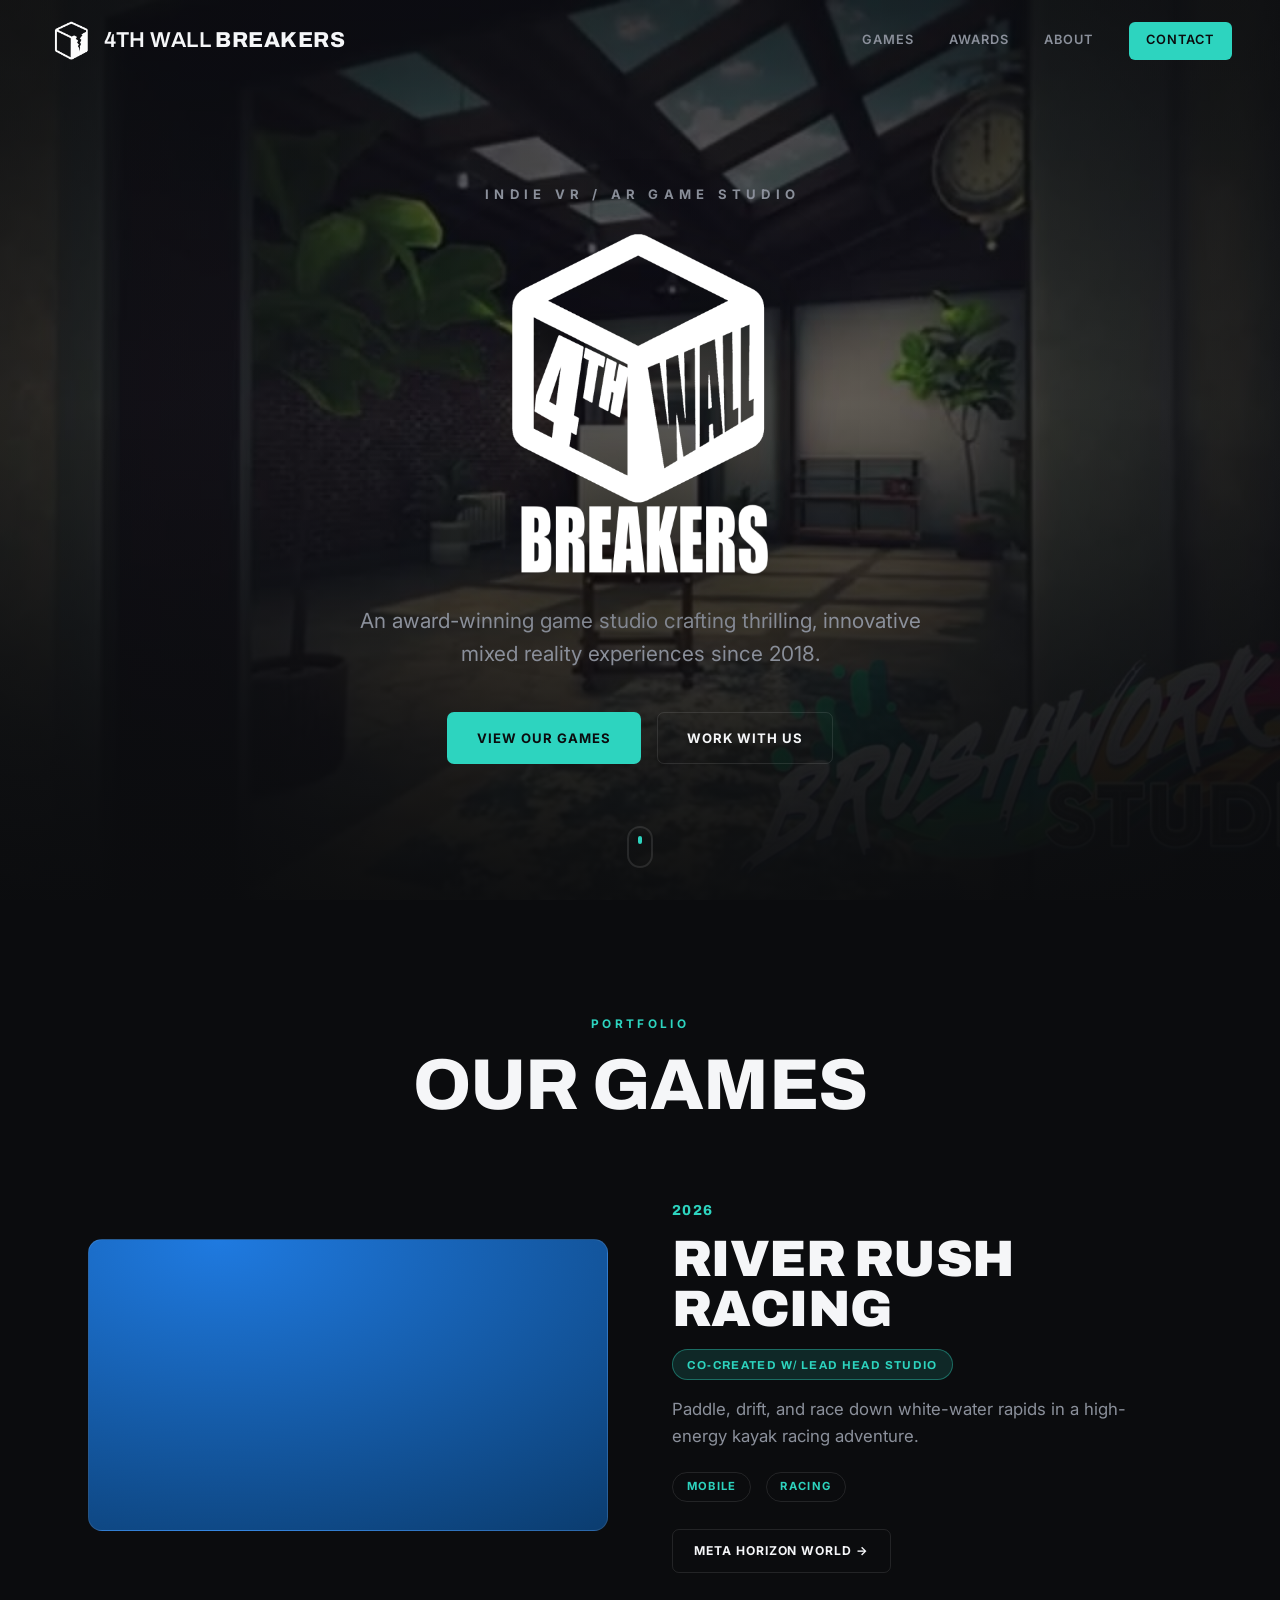
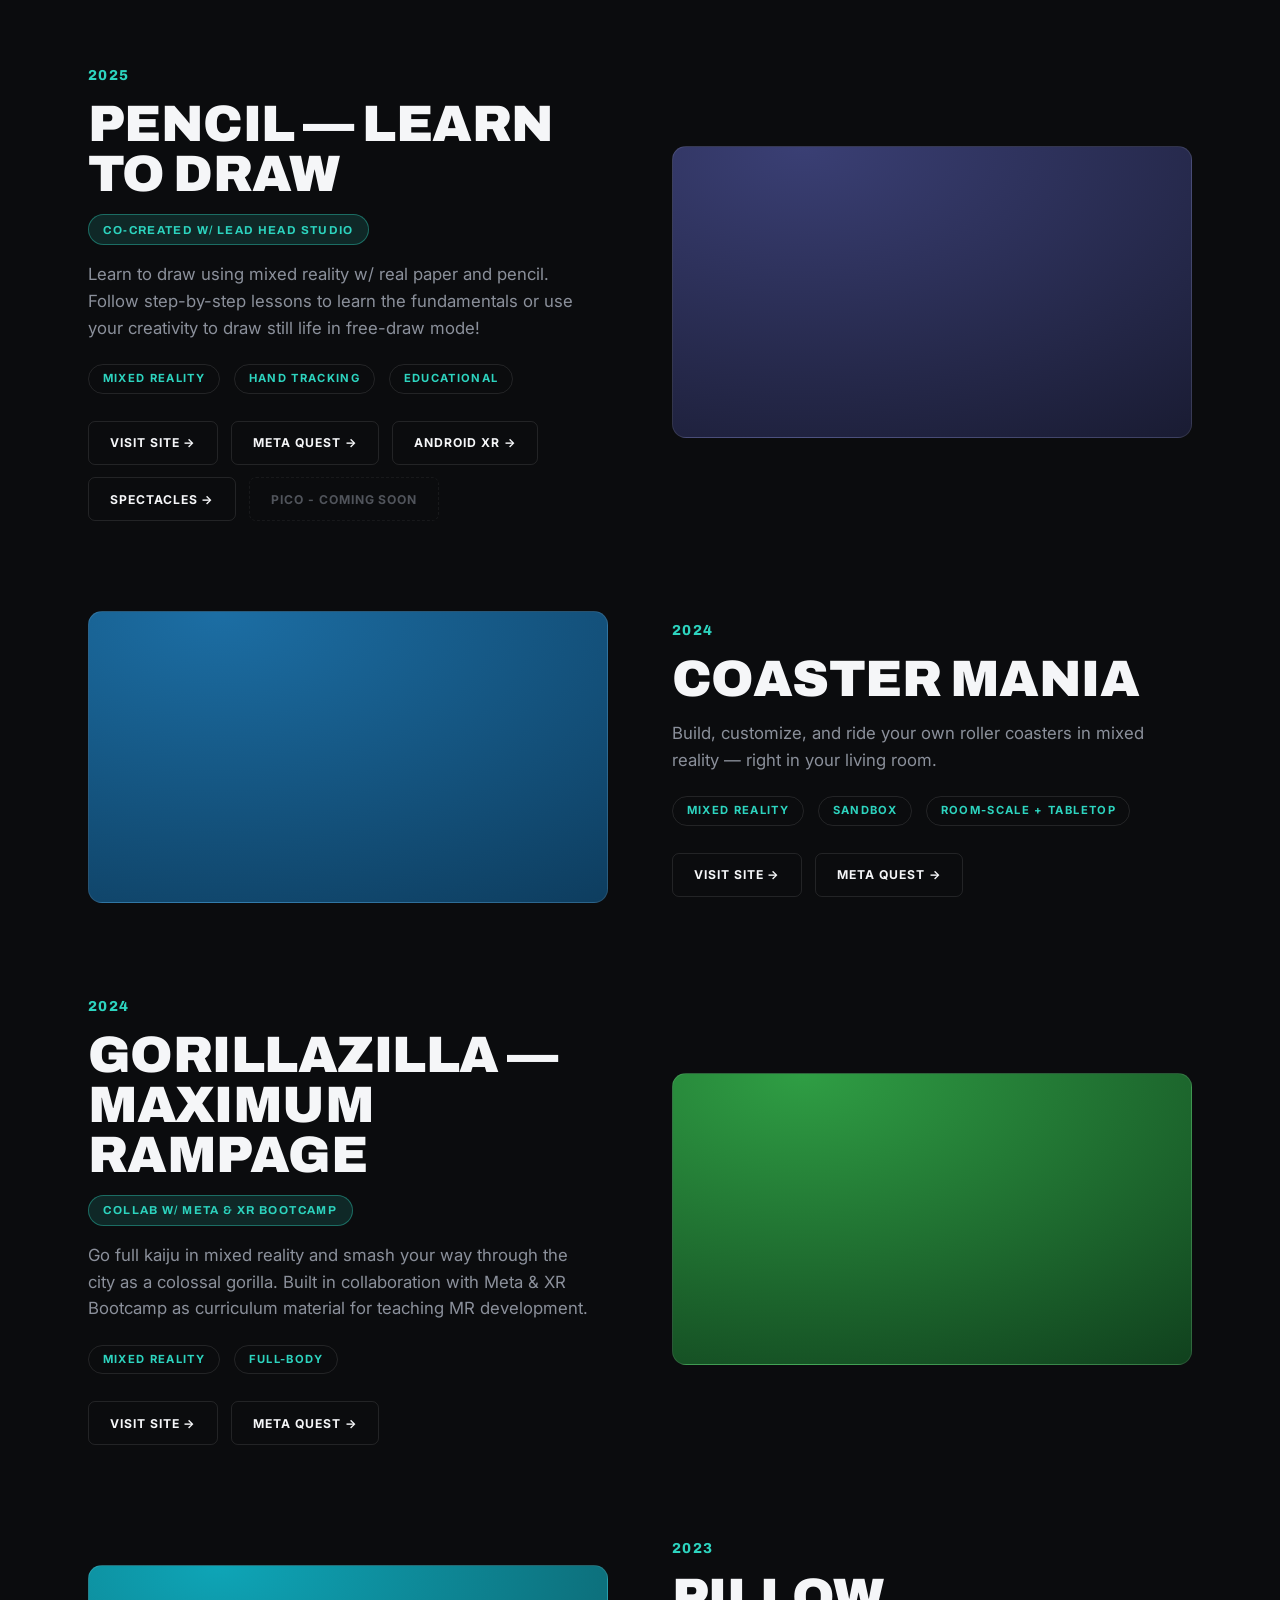
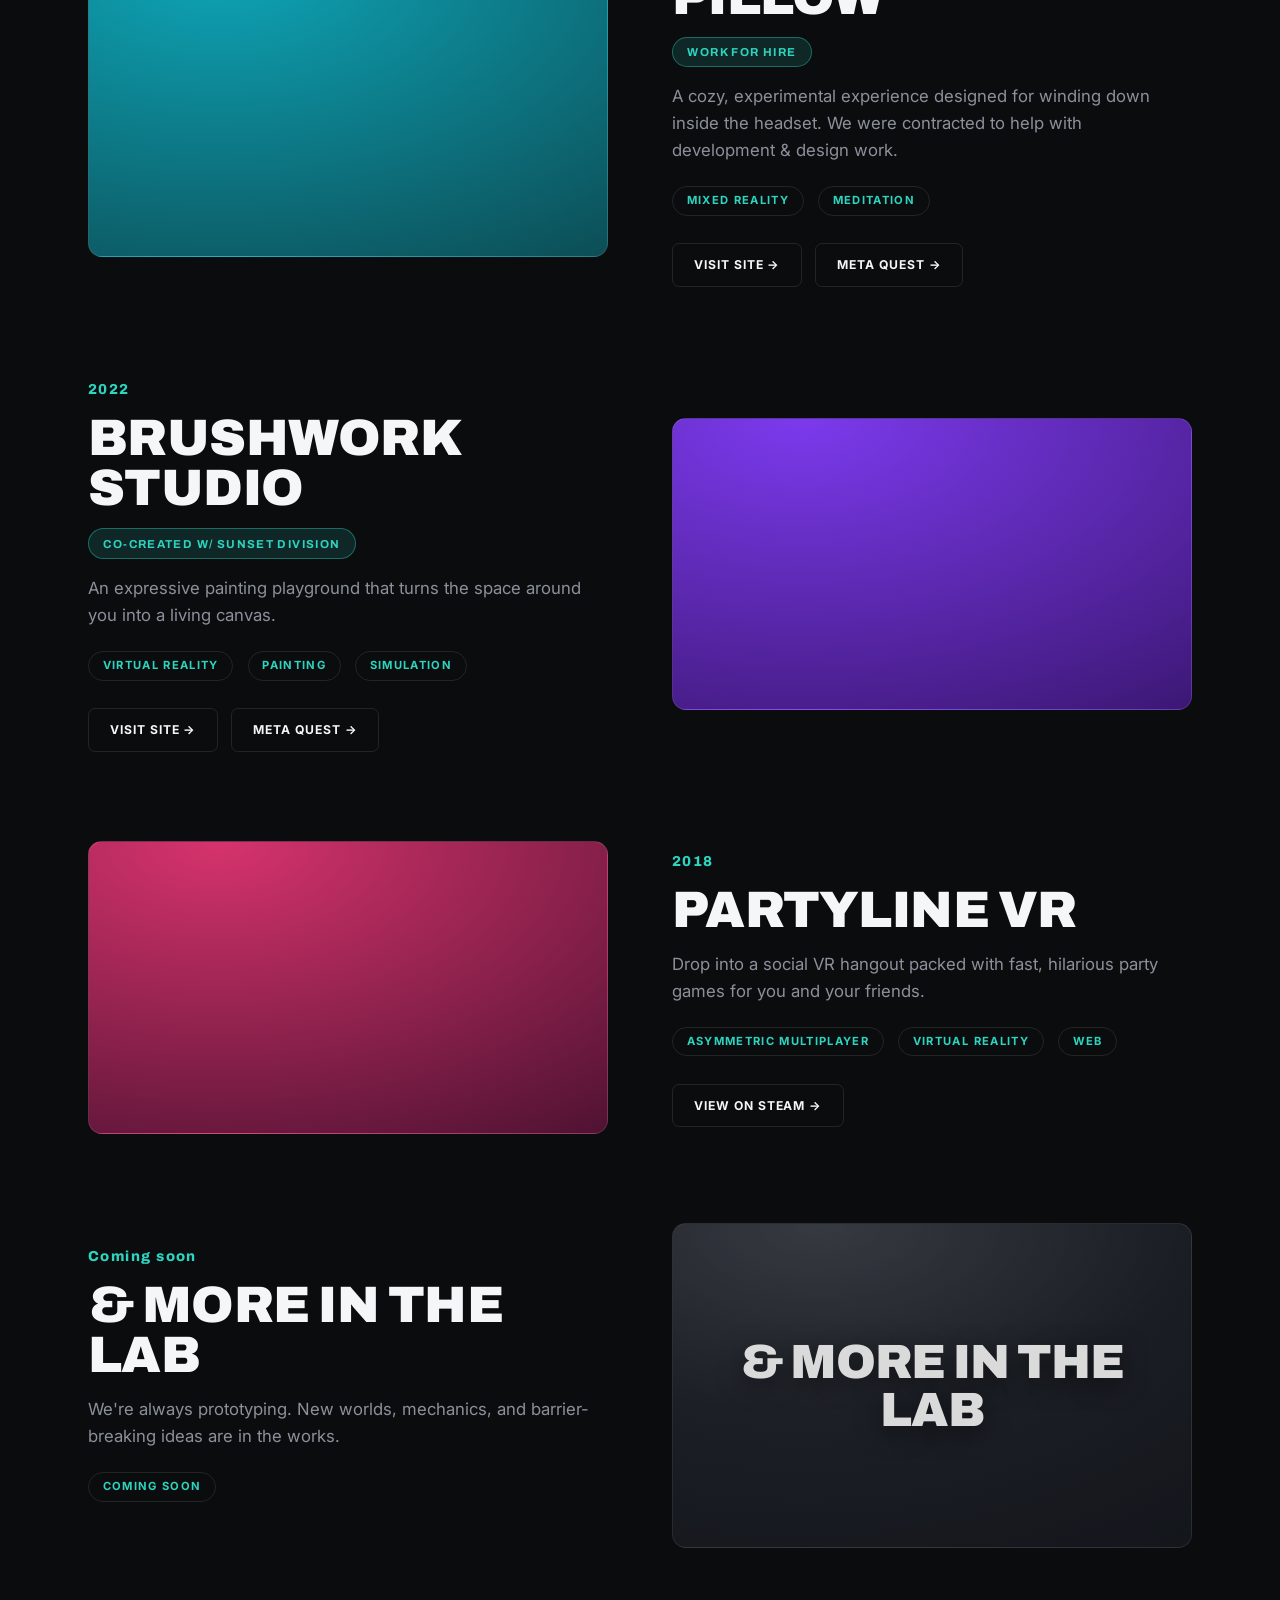
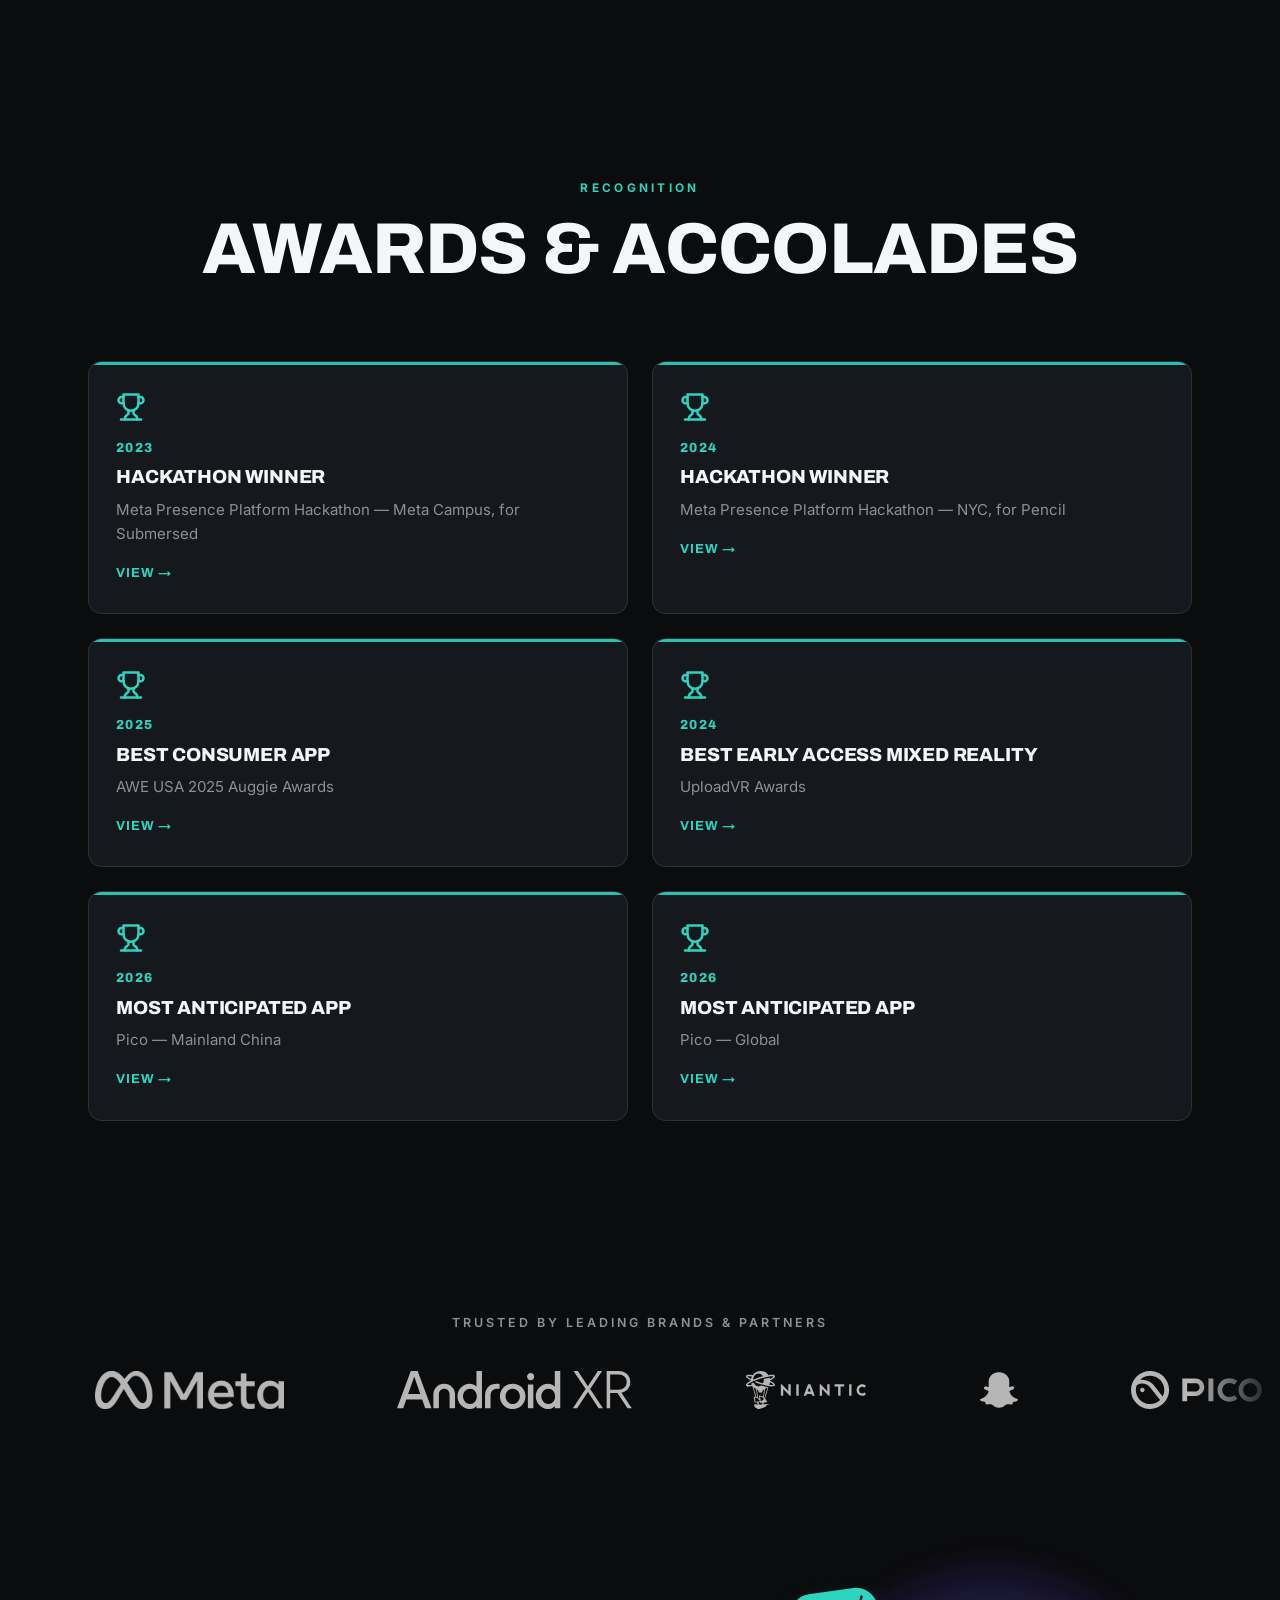
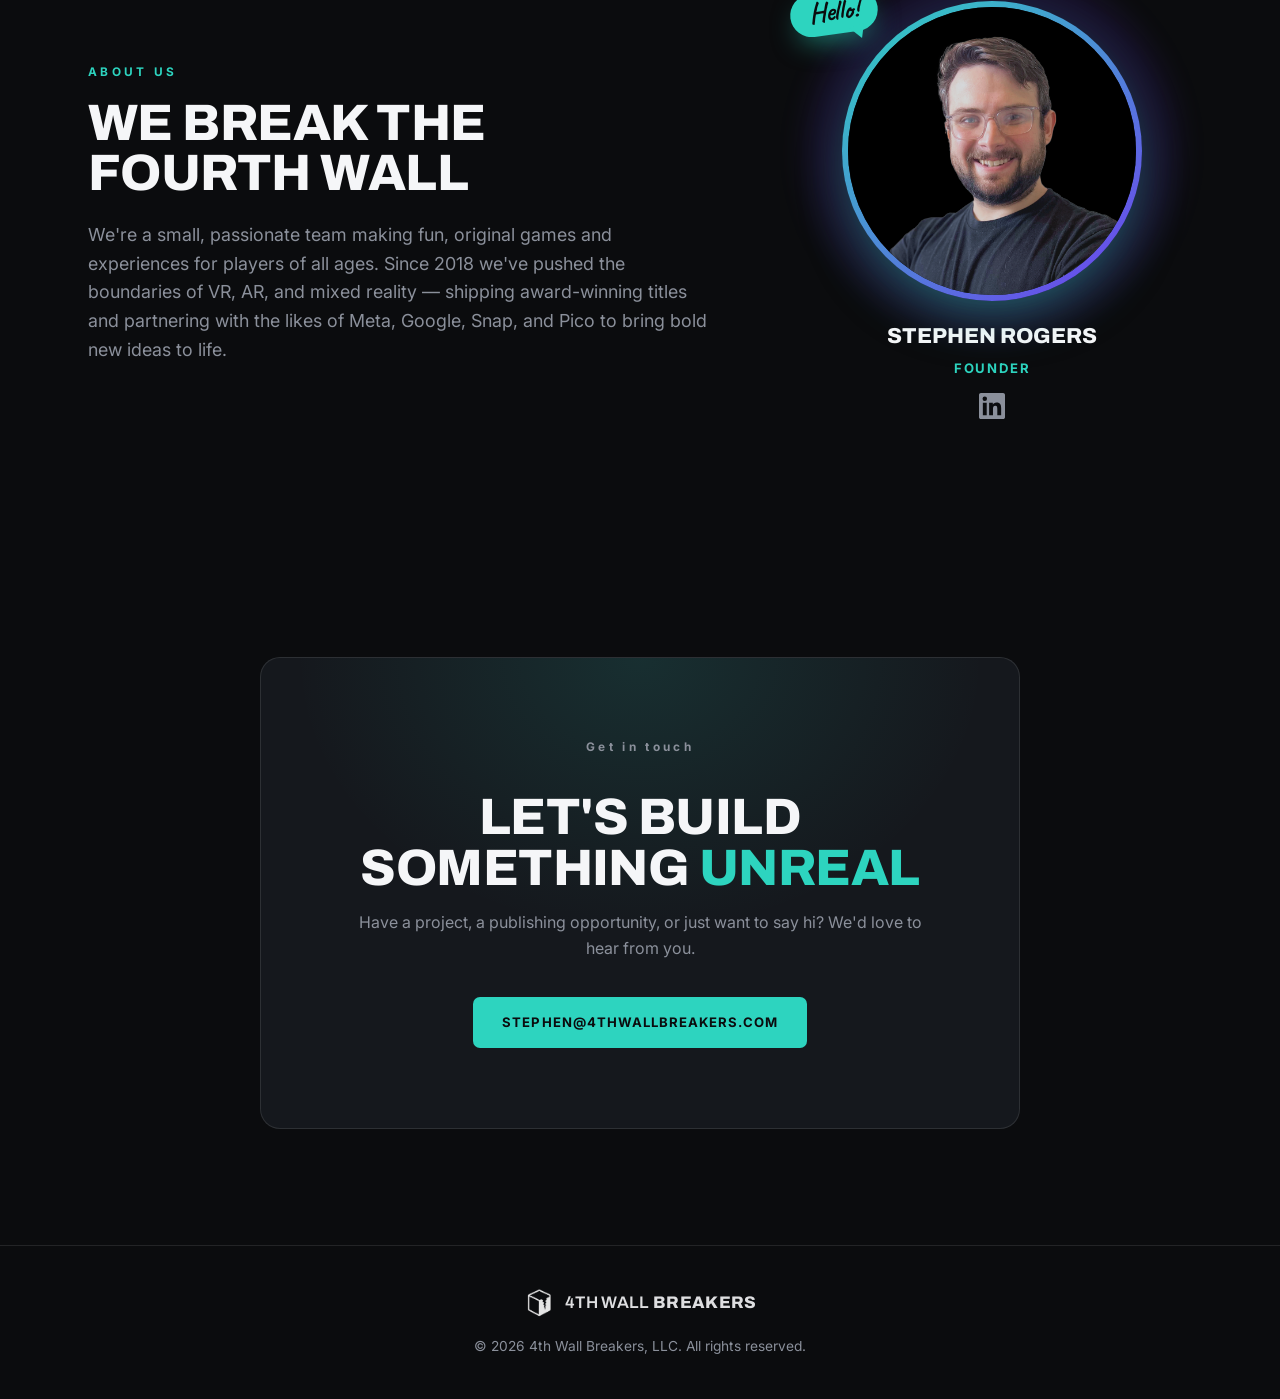
<file: index.html>
<!DOCTYPE html>
<html lang="en">
<head>
  <meta charset="UTF-8" />
  <meta name="viewport" content="width=device-width, initial-scale=1.0" />
  <title>4th Wall Breakers — Indie VR/AR Game Studio</title>
  <meta name="description" content="4th Wall Breakers is an indie VR/AR game studio breaking barriers and crafting thrilling, innovative experiences since 2018." />
  <meta name="theme-color" content="#0a0a0f" />

  <!-- Open Graph / social -->
  <meta property="og:title" content="4th Wall Breakers — Indie VR/AR Game Studio" />
  <meta property="og:description" content="Breaking barriers and crafting thrilling, innovative VR/AR experiences since 2018." />
  <meta property="og:type" content="website" />
  <meta property="og:url" content="https://4thwallbreakers.com" />
  <meta property="og:image" content="https://4thwallbreakers.com/assets/logo-white.png" />
  <meta name="twitter:card" content="summary_large_image" />

  <link rel="icon" href="assets/favicon.ico" sizes="any" />
  <link rel="icon" href="assets/favicon.png" type="image/png" />
  <link rel="apple-touch-icon" href="assets/favicon.png" />

  <link rel="preconnect" href="https://fonts.googleapis.com" />
  <link rel="preconnect" href="https://fonts.gstatic.com" crossorigin />
  <link href="https://fonts.googleapis.com/css2?family=Archivo:wght@500;600;700;800;900&family=Caveat:wght@700&family=Inter:wght@400;500;600&display=swap" rel="stylesheet" />

  <link rel="stylesheet" href="css/style.css" />
</head>
<body>
  <!-- Animated background -->
  <div class="bg-grid" aria-hidden="true"></div>
  <div class="bg-glow" aria-hidden="true"></div>

  <!-- Navigation -->
  <header class="nav" id="nav">
    <a href="#top" class="brand" aria-label="4th Wall Breakers home">
      <img src="assets/icon.png" alt="" class="brand__mark" />
      <span class="brand__name">4th Wall <strong>Breakers</strong></span>
    </a>
    <nav class="nav__links" aria-label="Primary">
      <a href="#games">Games</a>
      <a href="#awards">Awards</a>
      <a href="#about">About</a>
      <a href="#contact" class="nav__cta">Contact</a>
    </nav>
    <button class="nav__toggle" id="navToggle" aria-label="Toggle menu" aria-expanded="false">
      <span></span><span></span><span></span>
    </button>
  </header>

  <!-- Hero -->
  <section class="hero" id="top">
    <div class="hero__video" aria-hidden="true">
      <video class="hero__bg" autoplay muted loop playsinline preload="auto" poster="assets/hero-poster.jpg">
        <source src="assets/hero.mp4" type="video/mp4" />
      </video>
    </div>
    <div class="hero__overlay" aria-hidden="true"></div>
    <div class="hero__inner">
      <p class="hero__kicker reveal">Indie VR / AR Game Studio</p>
      <h1 class="hero__logo reveal"><img src="assets/logo-lockup.png" alt="4th Wall Breakers" /></h1>
      <p class="hero__tagline reveal">
        An award-winning game studio crafting thrilling, innovative
        mixed reality experiences since 2018.
      </p>
      <div class="hero__actions reveal">
        <a href="#games" class="btn btn--primary">View our games</a>
        <a href="#contact" class="btn btn--ghost">Work with us</a>
      </div>
    </div>
    <a href="#games" class="hero__scroll" aria-label="Scroll to games">
      <span></span>
    </a>
  </section>

  <!-- Games -->
  <section class="games" id="games">
    <div class="section-head reveal">
      <p class="eyebrow">Portfolio</p>
      <h2>Our games</h2>
    </div>

    <div class="features" id="gamesGrid">
      <!-- feature rows injected by js/main.js -->
    </div>
  </section>

  <!-- Awards -->
  <section class="awards" id="awards">
    <div class="section-head reveal">
      <p class="eyebrow">Recognition</p>
      <h2>Awards &amp; accolades</h2>
    </div>
    <div class="awards__grid" id="awardsGrid">
      <!-- award cards injected by js/main.js -->
    </div>
  </section>

  <!-- Partners -->
  <section class="partners" id="partners">
    <p class="partners__label reveal">Trusted by leading brands &amp; partners</p>
    <div class="marquee">
      <div class="marquee__track" id="partnersTrack"></div>
      <div class="marquee__track" id="partnersTrack2" aria-hidden="true"></div>
    </div>
  </section>

  <!-- About Us -->
  <section class="about" id="about">
    <div class="about__intro reveal">
      <p class="eyebrow">About Us</p>
      <h2>We break the fourth wall</h2>
      <p class="about__lede">
        We're a small, passionate team making fun, original games and
        experiences for players of all ages. Since 2018 we've pushed the boundaries of VR, AR,
        and mixed reality — shipping award-winning titles and
        partnering with the likes of Meta, Google, Snap, and Pico to
        bring bold new ideas to life.
      </p>
    </div>
    <figure class="founder reveal">
      <div class="founder__photo">
        <img src="assets/founder.png" alt="Stephen Rogers, Founder of 4th Wall Breakers" />
        <span class="founder__bubble" aria-hidden="true">Hello!</span>
      </div>
      <figcaption>
        <span class="founder__name">Stephen Rogers</span>
        <span class="founder__role">Founder</span>
        <a class="founder__social" href="https://www.linkedin.com/in/stephen-rogers-6b7203152/" target="_blank" rel="noopener" aria-label="Stephen Rogers on LinkedIn">
          <svg viewBox="0 0 24 24" aria-hidden="true"><path d="M20.447 20.452h-3.554v-5.569c0-1.328-.027-3.037-1.852-3.037-1.853 0-2.136 1.445-2.136 2.939v5.667H9.351V9h3.414v1.561h.046c.477-.9 1.637-1.85 3.37-1.85 3.601 0 4.267 2.37 4.267 5.455v6.286zM5.337 7.433a2.062 2.062 0 01-2.063-2.065 2.064 2.064 0 112.063 2.065zm1.782 13.019H3.555V9h3.564v11.452zM22.225 0H1.771C.792 0 0 .774 0 1.729v20.542C0 23.227.792 24 1.771 24h20.451C23.2 24 24 23.227 24 22.271V1.729C24 .774 23.2 0 22.225 0z"/></svg>
        </a>
      </figcaption>
    </figure>
  </section>

  <!-- Contact -->
  <section class="contact" id="contact">
    <div class="contact__card reveal">
      <p class="eyebrow">Get in touch</p>
      <h2>Let's build something <span class="accent">unreal</span></h2>
      <p>Have a project, a publishing opportunity, or just want to say hi? We'd love to hear from you.</p>
      <a href="mailto:stephen@4thwallbreakers.com" class="btn btn--primary">stephen@4thwallbreakers.com</a>
    </div>
  </section>

  <footer class="footer">
    <a href="#top" class="brand brand--footer" aria-label="4th Wall Breakers home">
      <img src="assets/icon.png" alt="" class="brand__mark" />
      <span class="brand__name">4th Wall <strong>Breakers</strong></span>
    </a>
    <p>&copy; <span id="year"></span> 4th Wall Breakers, LLC. All rights reserved.</p>
  </footer>

  <script src="js/main.js"></script>
</body>
</html>
</file>
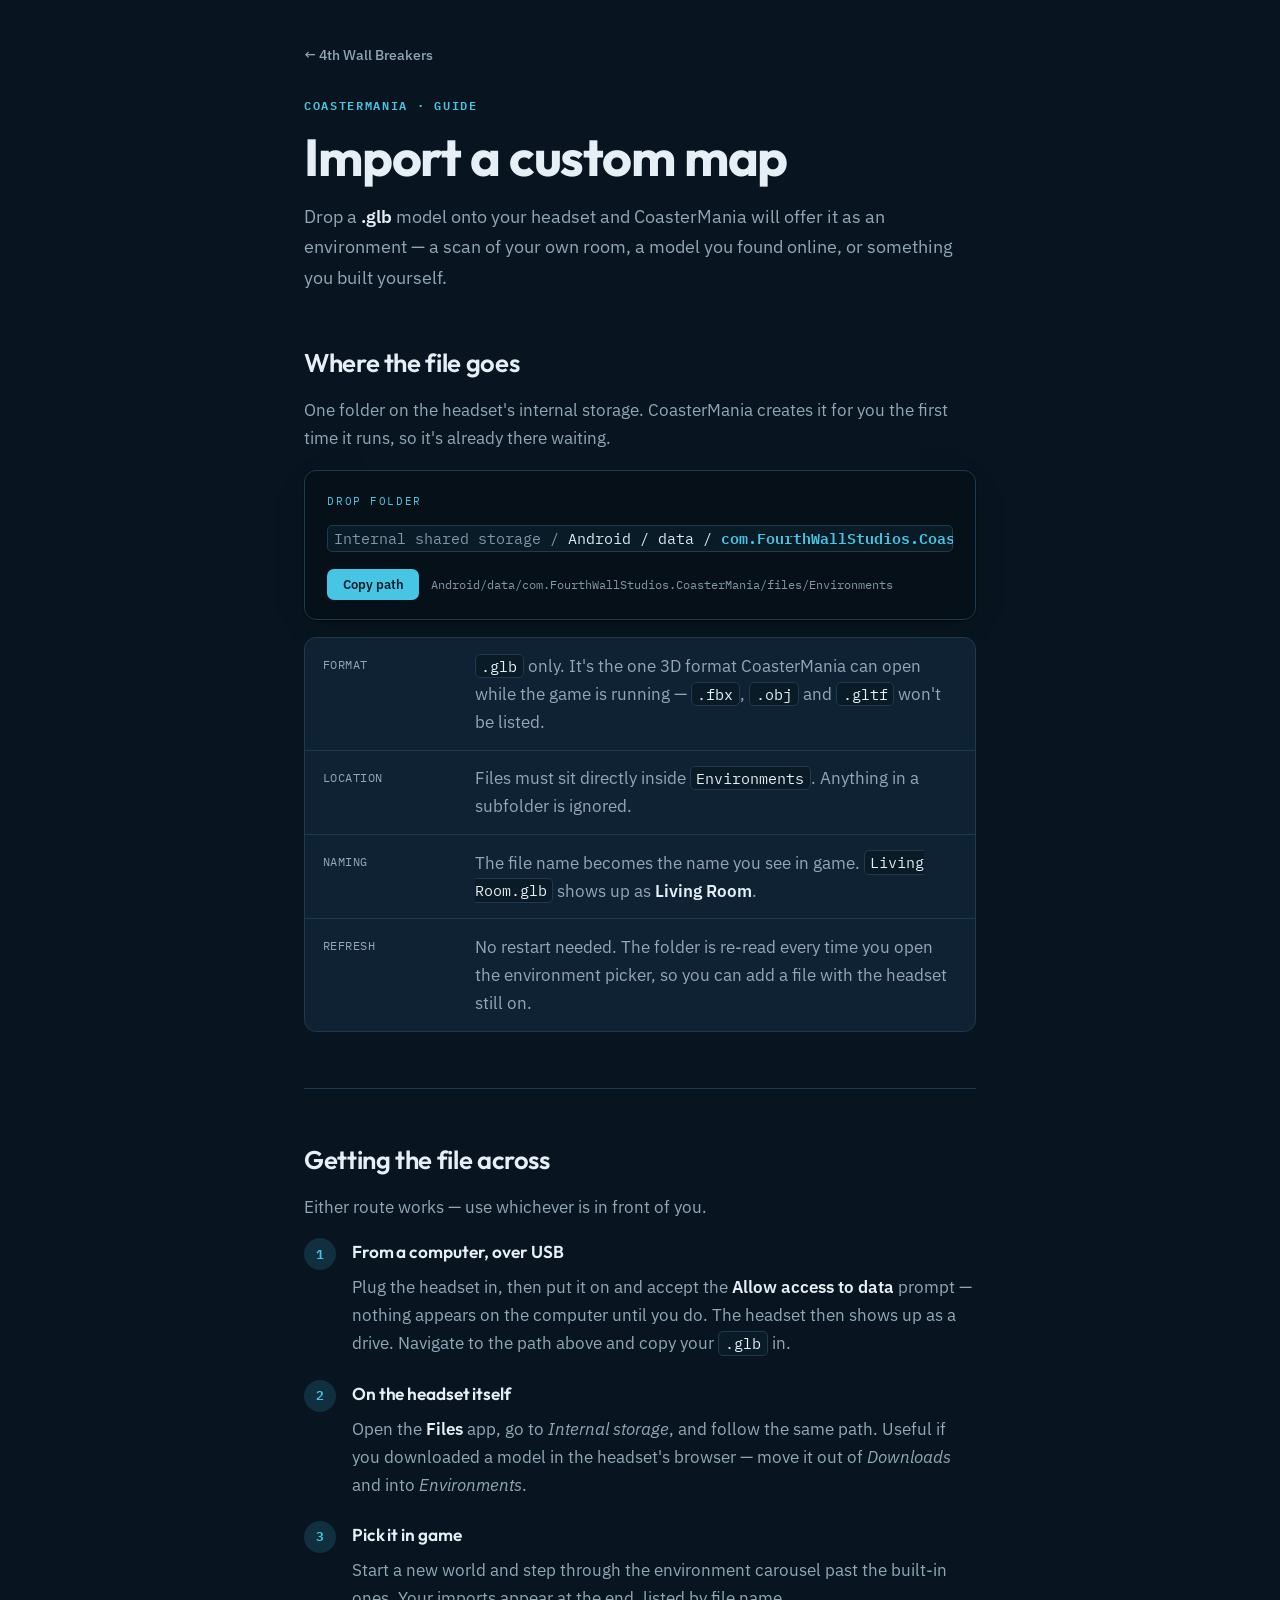
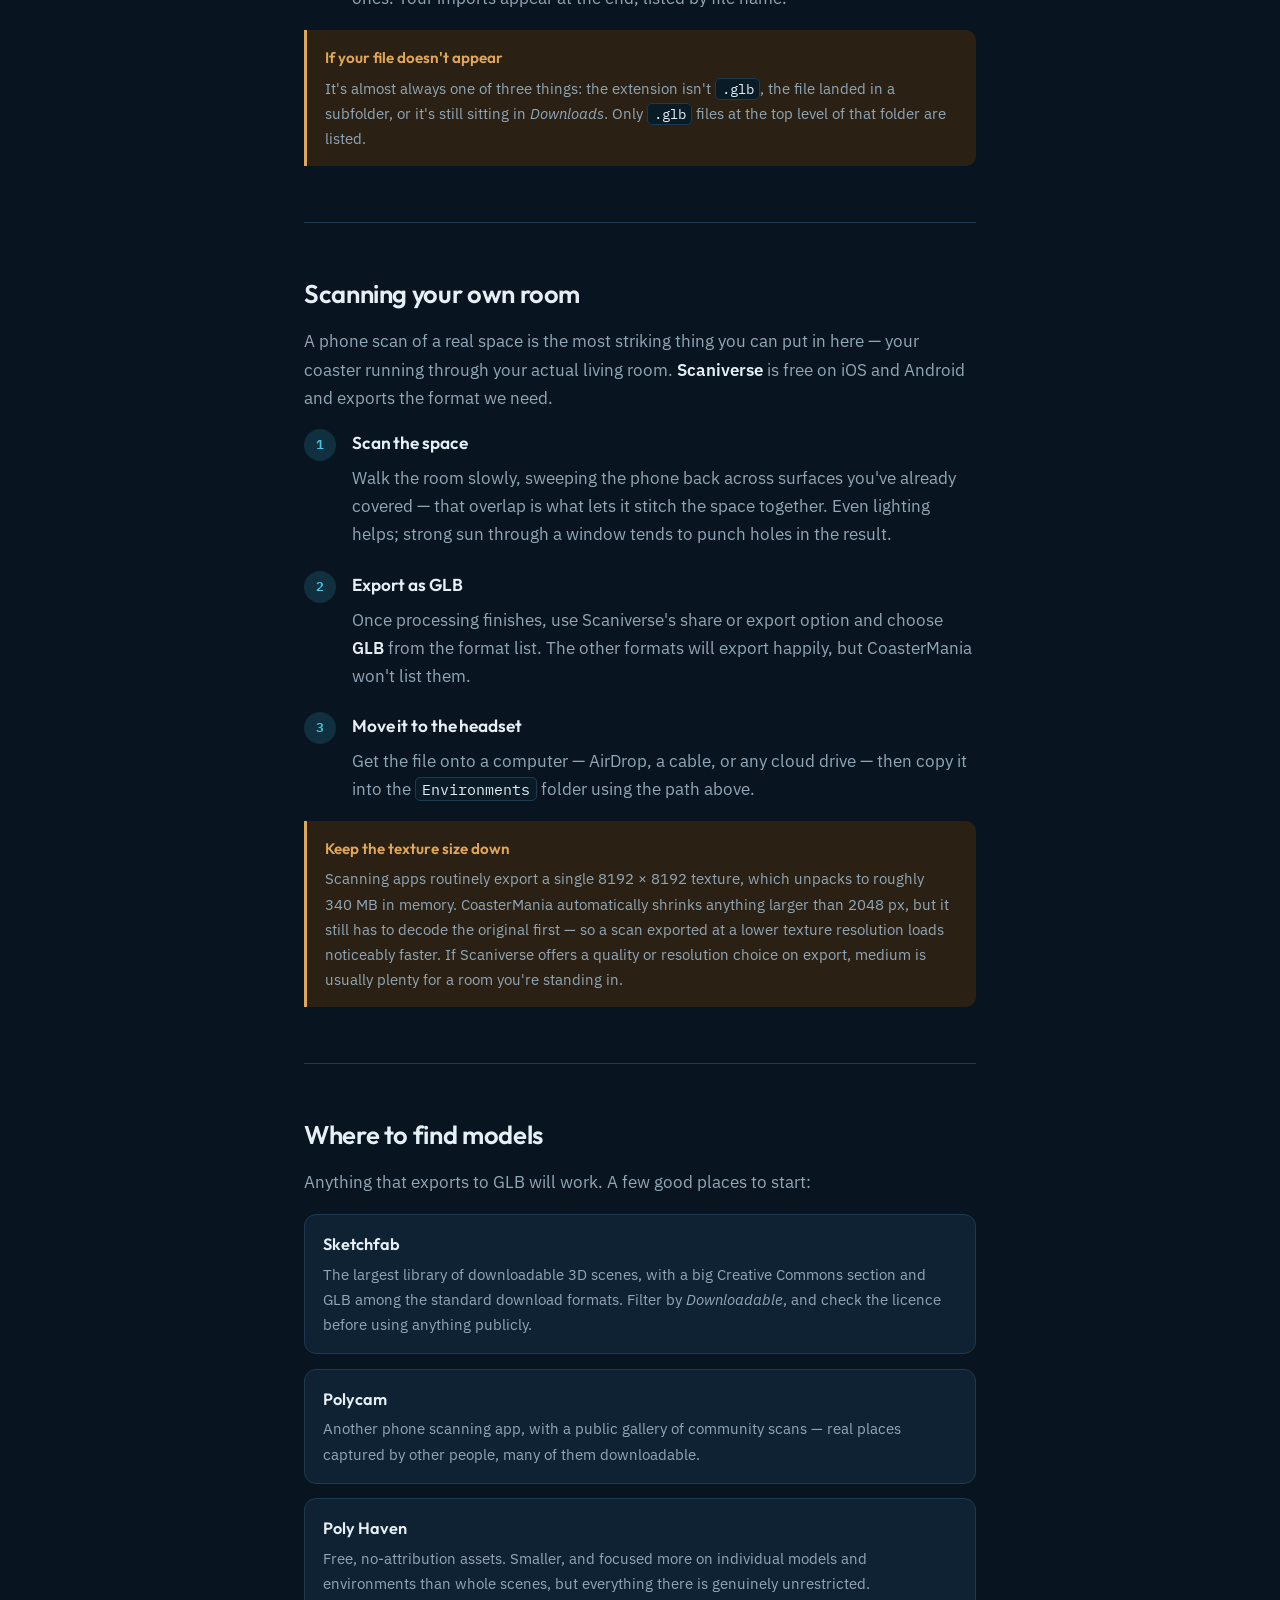
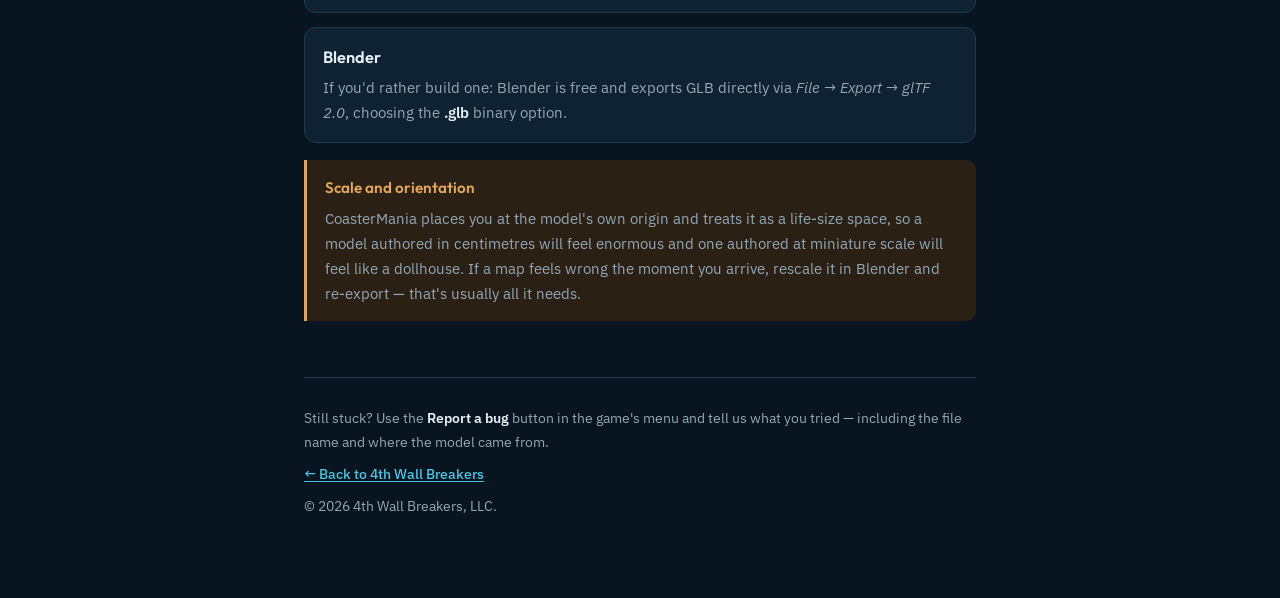
<file: coastermania/import_maps.html>
<!DOCTYPE html>
<html lang="en">
<head>
  <meta charset="UTF-8" />
  <meta name="viewport" content="width=device-width, initial-scale=1.0" />
  <title>Import a Custom Map — CoasterMania — 4th Wall Breakers</title>
  <meta name="description" content="How to load your own .glb models and room scans into CoasterMania on Meta Quest: where the file goes, how to scan a room with Scaniverse, and where to find models." />
  <meta name="theme-color" content="#081520" />

  <meta property="og:title" content="Import a Custom Map — CoasterMania" />
  <meta property="og:description" content="Load your own .glb models and room scans into CoasterMania on Meta Quest." />
  <meta property="og:type" content="article" />
  <meta property="og:url" content="https://4thwallbreakers.com/coastermania/import_maps" />
  <meta property="og:image" content="https://4thwallbreakers.com/assets/logo-white.png" />
  <meta name="twitter:card" content="summary_large_image" />

  <link rel="icon" href="/assets/favicon.ico" sizes="any" />
  <link rel="icon" href="/assets/favicon.png" type="image/png" />
  <link rel="apple-touch-icon" href="/assets/favicon.png" />

  <link rel="preconnect" href="https://fonts.googleapis.com" />
  <link rel="preconnect" href="https://fonts.gstatic.com" crossorigin />
  <link rel="stylesheet" href="https://fonts.googleapis.com/css2?family=Outfit:wght@500;600;700&family=IBM+Plex+Mono:wght@400;600&family=IBM+Plex+Sans:ital,wght@0,400;0,500;0,600;1,400&display=swap" />

  <!--
    Deliberately self-contained: this page does NOT load css/style.css.

    The site stylesheet styles bare element selectors — `section { padding: clamp(4rem,9vw,9rem) … }`
    and a `* { margin:0; padding:0 }` reset — which fought this page's own layout and blew its
    spacing apart. Rather than fight the cascade with overrides, the guide carries its own styles.
    It keeps the site's favicons, meta and domain, and links back to the main site in both
    directions, so it still belongs to 4thwallbreakers.com without inheriting its layout rules.
  -->
  <style>
    /* Dark-committed on purpose: the rest of the site is always dark, so a light-mode guide
       sitting next to it would read as a different website. Every colour is set explicitly, so
       the page holds regardless of the visitor's OS theme. */
    :root {
      --ground:        #081520;
      --surface:       #0E2233;
      --surface-sunk:  #0A1B28;
      --line:          #1E3A4E;
      --text:          #E6EFF5;
      --text-soft:     #92A7B6;
      --accent:        #46C6E4;
      --accent-strong: #7BDAF0;
      --accent-wash:   #10303F;
      --sand:          #E0A75B;
      --sand-wash:     #2A2014;
      --code-bg:       #061019;
      --code-text:     #DDEAF1;
      --shadow:        0 1px 2px rgba(0,0,0,.4), 0 8px 28px -14px rgba(0,0,0,.7);
    }

    * { box-sizing: border-box; }

    body {
      margin: 0;
      background: var(--ground);
      color: var(--text);
      font-family: "IBM Plex Sans", ui-sans-serif, system-ui, -apple-system, "Segoe UI", Roboto, sans-serif;
      font-size: 17px;
      line-height: 1.65;
      -webkit-font-smoothing: antialiased;
    }

    .wrap {
      max-width: 720px;
      margin: 0 auto;
      padding: 2.5rem 1.5rem 5rem;
      display: flex;
      flex-direction: column;
      gap: 3.5rem;
    }

    .backlink {
      font-size: .9rem;
      font-weight: 500;
      color: var(--text-soft);
      text-decoration: none;
      display: inline-flex;
      align-items: center;
      gap: .45rem;
      width: fit-content;
    }
    .backlink:hover { color: var(--accent); }

    .eyebrow {
      font-family: "IBM Plex Mono", ui-monospace, SFMono-Regular, Menlo, Consolas, monospace;
      font-size: .75rem;
      font-weight: 600;
      letter-spacing: .14em;
      text-transform: uppercase;
      color: var(--accent);
      margin: 1.75rem 0 .9rem;
    }
    h1 {
      font-family: "Outfit", ui-sans-serif, system-ui, sans-serif;
      font-weight: 700;
      font-size: clamp(2.25rem, 6vw, 3.25rem);
      line-height: 1.05;
      letter-spacing: -.022em;
      text-wrap: balance;
      margin: 0 0 1rem;
    }
    .standfirst { font-size: 1.15rem; color: var(--text-soft); margin: 0; max-width: 60ch; }

    h2 {
      font-family: "Outfit", ui-sans-serif, system-ui, sans-serif;
      font-weight: 600;
      font-size: 1.6rem;
      letter-spacing: -.014em;
      line-height: 1.2;
      text-wrap: balance;
      margin: 0;
    }
    h3 {
      font-family: "Outfit", ui-sans-serif, system-ui, sans-serif;
      font-weight: 600;
      font-size: 1.08rem;
      letter-spacing: -.006em;
      margin: 0 0 .3rem;
      color: var(--text);
    }

    /* Class-scoped, never bare `section` — that is what collided with the site stylesheet. */
    .block { display: flex; flex-direction: column; gap: 1.1rem; padding: 0; }
    .lede { color: var(--text-soft); margin: 0; }
    p { margin: 0; }
    a { color: var(--accent); text-decoration-thickness: 1px; text-underline-offset: 2px; }
    a:hover { color: var(--accent-strong); }
    strong { color: var(--text); font-weight: 600; }
    :focus-visible { outline: 2px solid var(--accent); outline-offset: 3px; border-radius: 3px; }

    /* The drop path — the one fact people mistype. */
    .pathcard {
      background: var(--code-bg);
      border: 1px solid var(--line);
      border-radius: 12px;
      padding: 1.35rem 1.4rem 1.2rem;
      box-shadow: var(--shadow);
      display: flex;
      flex-direction: column;
      gap: .85rem;
    }
    .pathcard__label {
      font-family: "IBM Plex Mono", ui-monospace, monospace;
      font-size: .7rem;
      letter-spacing: .14em;
      text-transform: uppercase;
      color: var(--accent);
      margin: 0;
    }
    .pathcard__line { overflow-x: auto; padding-bottom: .2rem; }
    .pathcard__line code {
      font-family: "IBM Plex Mono", ui-monospace, monospace;
      font-size: .96rem;
      line-height: 1.5;
      color: var(--code-text);
      white-space: nowrap;
      display: block;
    }
    .pathcard__line .dim { color: #7F98A8; }
    .pathcard__line .hi  { color: var(--accent); font-weight: 600; }
    .pathcard__row { display: flex; align-items: center; gap: .75rem; flex-wrap: wrap; }
    .pathcard__copy {
      font: 600 .82rem/1 "IBM Plex Sans", system-ui, sans-serif;
      color: #06202B;
      background: var(--accent);
      border: 0;
      border-radius: 7px;
      padding: .55rem .95rem;
      cursor: pointer;
      transition: filter .15s ease;
    }
    .pathcard__copy:hover { filter: brightness(1.08); }
    .pathcard__hint {
      font-family: "IBM Plex Mono", ui-monospace, monospace;
      font-size: .78rem;
      color: #7F98A8;
      margin: 0;
    }

    /* Numbered because the order genuinely matters here. */
    .steps { list-style: none; margin: 0; padding: 0; display: flex; flex-direction: column; gap: 1.4rem; counter-reset: s; }
    .steps > li {
      counter-increment: s;
      display: grid;
      grid-template-columns: 2rem 1fr;
      gap: .1rem 1rem;
      align-items: start;
    }
    .steps > li::before {
      content: counter(s);
      font-family: "IBM Plex Mono", ui-monospace, monospace;
      font-size: .82rem;
      font-weight: 600;
      color: var(--accent);
      background: var(--accent-wash);
      border-radius: 50%;
      width: 2rem; height: 2rem;
      display: grid; place-items: center;
      grid-row: span 2;
    }
    .steps p { color: var(--text-soft); }

    /* Reference facts — a definition list, not a sequence. */
    .rules { margin: 0; border: 1px solid var(--line); border-radius: 12px; overflow: hidden; background: var(--surface); }
    .rules > div { display: grid; grid-template-columns: 8.5rem 1fr; gap: 1rem; padding: .85rem 1.1rem; border-bottom: 1px solid var(--line); }
    .rules > div:last-child { border-bottom: 0; }
    .rules dt {
      font-family: "IBM Plex Mono", ui-monospace, monospace;
      font-size: .78rem; letter-spacing: .04em; text-transform: uppercase;
      color: var(--text-soft); padding-top: .15rem; margin: 0;
    }
    .rules dd { margin: 0; color: var(--text-soft); }
    @media (max-width: 32rem) { .rules > div { grid-template-columns: 1fr; gap: .2rem; } }

    code {
      font-family: "IBM Plex Mono", ui-monospace, monospace;
      font-size: .9em;
      background: var(--surface-sunk);
      border: 1px solid var(--line);
      padding: .08em .38em;
      border-radius: 5px;
      color: var(--text);
    }

    .resources { display: flex; flex-direction: column; gap: .9rem; }
    .resource {
      display: flex; flex-direction: column; gap: .25rem;
      background: var(--surface);
      border: 1px solid var(--line);
      border-radius: 12px;
      padding: 1rem 1.15rem;
    }
    .resource__name { font-family: "Outfit", sans-serif; font-weight: 600; font-size: 1.02rem; color: var(--text); }
    .resource p { color: var(--text-soft); font-size: .95rem; }

    .note {
      border-left: 3px solid var(--sand);
      background: var(--sand-wash);
      padding: .95rem 1.15rem;
      border-radius: 0 10px 10px 0;
      display: flex; flex-direction: column; gap: .35rem;
    }
    .note__title { font-family: "Outfit", sans-serif; font-weight: 600; color: var(--sand); font-size: .95rem; }
    .note p { font-size: .95rem; color: var(--text-soft); }

    .divider { border: 0; border-top: 1px solid var(--line); margin: 0; }

    .pagefoot {
      border-top: 1px solid var(--line);
      padding-top: 1.75rem;
      display: flex; flex-direction: column; gap: .5rem;
      color: var(--text-soft); font-size: .9rem;
    }
    .pagefoot a { font-weight: 500; }

    @media (prefers-reduced-motion: reduce) {
      * { animation: none !important; transition: none !important; }
    }
  </style>
</head>
<body>
  <div class="wrap">

    <header>
      <a class="backlink" href="/">&larr; 4th Wall Breakers</a>
      <p class="eyebrow">CoasterMania · Guide</p>
      <h1>Import a custom map</h1>
      <p class="standfirst">Drop a <strong>.glb</strong> model onto your headset and CoasterMania will offer it as an environment &mdash; a scan of your own room, a model you found online, or something you built yourself.</p>
    </header>

    <div class="block">
      <h2>Where the file goes</h2>
      <p class="lede">One folder on the headset's internal storage. CoasterMania creates it for you the first time it runs, so it's already there waiting.</p>

      <div class="pathcard">
        <p class="pathcard__label">Drop folder</p>
        <div class="pathcard__line">
          <code><span class="dim">Internal shared storage /</span> Android / data / <span class="hi">com.FourthWallStudios.CoasterMania</span> / files / <span class="hi">Environments</span></code>
        </div>
        <div class="pathcard__row">
          <button class="pathcard__copy" id="copyPath" type="button">Copy path</button>
          <p class="pathcard__hint">Android/data/com.FourthWallStudios.CoasterMania/files/Environments</p>
        </div>
      </div>

      <dl class="rules">
        <div>
          <dt>Format</dt>
          <dd><code>.glb</code> only. It's the one 3D format CoasterMania can open while the game is running &mdash; <code>.fbx</code>, <code>.obj</code> and <code>.gltf</code> won't be listed.</dd>
        </div>
        <div>
          <dt>Location</dt>
          <dd>Files must sit directly inside <code>Environments</code>. Anything in a subfolder is ignored.</dd>
        </div>
        <div>
          <dt>Naming</dt>
          <dd>The file name becomes the name you see in game. <code>Living Room.glb</code> shows up as <strong>Living Room</strong>.</dd>
        </div>
        <div>
          <dt>Refresh</dt>
          <dd>No restart needed. The folder is re-read every time you open the environment picker, so you can add a file with the headset still on.</dd>
        </div>
      </dl>
    </div>

    <hr class="divider" />

    <div class="block">
      <h2>Getting the file across</h2>
      <p class="lede">Either route works &mdash; use whichever is in front of you.</p>

      <ol class="steps">
        <li>
          <h3>From a computer, over USB</h3>
          <p>Plug the headset in, then put it on and accept the <strong>Allow access to data</strong> prompt &mdash; nothing appears on the computer until you do. The headset then shows up as a drive. Navigate to the path above and copy your <code>.glb</code> in.</p>
        </li>
        <li>
          <h3>On the headset itself</h3>
          <p>Open the <strong>Files</strong> app, go to <em>Internal storage</em>, and follow the same path. Useful if you downloaded a model in the headset's browser &mdash; move it out of <em>Downloads</em> and into <em>Environments</em>.</p>
        </li>
        <li>
          <h3>Pick it in game</h3>
          <p>Start a new world and step through the environment carousel past the built-in ones. Your imports appear at the end, listed by file name.</p>
        </li>
      </ol>

      <div class="note">
        <span class="note__title">If your file doesn't appear</span>
        <p>It's almost always one of three things: the extension isn't <code>.glb</code>, the file landed in a subfolder, or it's still sitting in <em>Downloads</em>. Only <code>.glb</code> files at the top level of that folder are listed.</p>
      </div>
    </div>

    <hr class="divider" />

    <div class="block">
      <h2>Scanning your own room</h2>
      <p class="lede">A phone scan of a real space is the most striking thing you can put in here &mdash; your coaster running through your actual living room. <strong>Scaniverse</strong> is free on iOS and Android and exports the format we need.</p>

      <ol class="steps">
        <li>
          <h3>Scan the space</h3>
          <p>Walk the room slowly, sweeping the phone back across surfaces you've already covered &mdash; that overlap is what lets it stitch the space together. Even lighting helps; strong sun through a window tends to punch holes in the result.</p>
        </li>
        <li>
          <h3>Export as GLB</h3>
          <p>Once processing finishes, use Scaniverse's share or export option and choose <strong>GLB</strong> from the format list. The other formats will export happily, but CoasterMania won't list them.</p>
        </li>
        <li>
          <h3>Move it to the headset</h3>
          <p>Get the file onto a computer &mdash; AirDrop, a cable, or any cloud drive &mdash; then copy it into the <code>Environments</code> folder using the path above.</p>
        </li>
      </ol>

      <div class="note">
        <span class="note__title">Keep the texture size down</span>
        <p>Scanning apps routinely export a single 8192&nbsp;&times;&nbsp;8192 texture, which unpacks to roughly 340&nbsp;MB in memory. CoasterMania automatically shrinks anything larger than 2048&nbsp;px, but it still has to decode the original first &mdash; so a scan exported at a lower texture resolution loads noticeably faster. If Scaniverse offers a quality or resolution choice on export, medium is usually plenty for a room you're standing in.</p>
      </div>
    </div>

    <hr class="divider" />

    <div class="block">
      <h2>Where to find models</h2>
      <p class="lede">Anything that exports to GLB will work. A few good places to start:</p>

      <div class="resources">
        <div class="resource">
          <span class="resource__name">Sketchfab</span>
          <p>The largest library of downloadable 3D scenes, with a big Creative Commons section and GLB among the standard download formats. Filter by <em>Downloadable</em>, and check the licence before using anything publicly.</p>
        </div>
        <div class="resource">
          <span class="resource__name">Polycam</span>
          <p>Another phone scanning app, with a public gallery of community scans &mdash; real places captured by other people, many of them downloadable.</p>
        </div>
        <div class="resource">
          <span class="resource__name">Poly Haven</span>
          <p>Free, no-attribution assets. Smaller, and focused more on individual models and environments than whole scenes, but everything there is genuinely unrestricted.</p>
        </div>
        <div class="resource">
          <span class="resource__name">Blender</span>
          <p>If you'd rather build one: Blender is free and exports GLB directly via <em>File &rarr; Export &rarr; glTF 2.0</em>, choosing the <strong>.glb</strong> binary option.</p>
        </div>
      </div>

      <div class="note">
        <span class="note__title">Scale and orientation</span>
        <p>CoasterMania places you at the model's own origin and treats it as a life-size space, so a model authored in centimetres will feel enormous and one authored at miniature scale will feel like a dollhouse. If a map feels wrong the moment you arrive, rescale it in Blender and re-export &mdash; that's usually all it needs.</p>
      </div>
    </div>

    <footer class="pagefoot">
      <p>Still stuck? Use the <strong>Report a bug</strong> button in the game's menu and tell us what you tried &mdash; including the file name and where the model came from.</p>
      <p><a href="/">&larr; Back to 4th Wall Breakers</a></p>
      <p>&copy; <span id="year">2026</span> 4th Wall Breakers, LLC.</p>
    </footer>

  </div>

  <script>
    (function () {
      var y = document.getElementById('year');
      if (y) y.textContent = new Date().getFullYear();

      var btn = document.getElementById('copyPath');
      if (!btn) return;
      var PATH = 'Android/data/com.FourthWallStudios.CoasterMania/files/Environments';
      btn.addEventListener('click', function () {
        var done = function () {
          var old = btn.textContent;
          btn.textContent = 'Copied';
          setTimeout(function () { btn.textContent = old; }, 1600);
        };
        var fallback = function () {
          var ta = document.createElement('textarea');
          ta.value = PATH;
          ta.setAttribute('readonly', '');
          ta.style.position = 'absolute';
          ta.style.left = '-9999px';
          document.body.appendChild(ta);
          ta.select();
          try { document.execCommand('copy'); done(); } catch (e) { btn.textContent = 'Copy failed'; }
          document.body.removeChild(ta);
        };
        if (navigator.clipboard && navigator.clipboard.writeText) {
          navigator.clipboard.writeText(PATH).then(done, fallback);
        } else {
          fallback();
        }
      });
    })();
  </script>
</body>
</html>
</file>
<file: css/style.css>
:root {
  --bg: #0b0c0e;
  --bg-soft: #111317;
  --surface: #15181d;
  --surface-2: #1b1f26;
  --line: rgba(255, 255, 255, 0.10);
  --text: #f5f6f8;
  --muted: #8b909b;
  --accent: #2dd4bf;        /* single restrained accent */
  --accent-strong: #14b8a6;
  --radius: 14px;
  --maxw: 1200px;
  --ease: cubic-bezier(0.22, 1, 0.36, 1);
}

* { box-sizing: border-box; margin: 0; padding: 0; }
html { scroll-behavior: smooth; }

body {
  font-family: "Inter", system-ui, -apple-system, sans-serif;
  background: var(--bg);
  color: var(--text);
  line-height: 1.6;
  overflow-x: hidden;
  -webkit-font-smoothing: antialiased;
}

h1, h2, h3 {
  font-family: "Archivo", system-ui, sans-serif;
  font-weight: 800;
  line-height: 0.98;
  letter-spacing: -0.01em;
  text-transform: uppercase;
}

a { color: inherit; text-decoration: none; }
img { max-width: 100%; display: block; }

.accent { color: var(--accent); }

.eyebrow {
  text-transform: uppercase;
  letter-spacing: 0.28em;
  font-size: 0.74rem;
  font-weight: 700;
  color: var(--accent);
  margin-bottom: 1rem;
}

/* ---------- Cinematic background ---------- */
.bg-grid {
  position: fixed; inset: 0; z-index: -2;
  background-image:
    linear-gradient(var(--line) 1px, transparent 1px),
    linear-gradient(90deg, var(--line) 1px, transparent 1px);
  background-size: 72px 72px;
  opacity: 0.5;
  mask-image: radial-gradient(ellipse 90% 55% at 50% -5%, #000 25%, transparent 70%);
  -webkit-mask-image: radial-gradient(ellipse 90% 55% at 50% -5%, #000 25%, transparent 70%);
}
.bg-glow {
  position: fixed; inset: 0; z-index: -1; pointer-events: none;
  background:
    radial-gradient(50% 40% at 50% 0%, rgba(45, 212, 191, 0.14), transparent 70%),
    radial-gradient(60% 50% at 50% 100%, rgba(20, 184, 166, 0.07), transparent 70%);
}

/* ---------- Nav ---------- */
.nav {
  position: fixed; top: 0; left: 0; right: 0; z-index: 50;
  display: flex; align-items: center; justify-content: space-between;
  padding: 1.1rem clamp(1.1rem, 4vw, 3rem);
  transition: background 0.3s var(--ease), backdrop-filter 0.3s var(--ease), border-color 0.3s var(--ease);
  border-bottom: 1px solid transparent;
}
.nav.scrolled {
  background: rgba(11, 12, 14, 0.78);
  backdrop-filter: blur(14px);
  border-bottom-color: var(--line);
}
.brand { display: inline-flex; align-items: center; gap: 0.6rem; }
.brand__mark { height: 32px; width: auto; }
.brand__name { font-family: "Archivo", sans-serif; font-weight: 600; font-size: 1.05rem; text-transform: uppercase; letter-spacing: 0.02em; color: var(--text); white-space: nowrap; }
.nav .brand__mark { height: 46px; }
.nav .brand__name { font-size: 1.35rem; }
.brand__name strong { font-weight: 800; }

.nav__links { display: flex; align-items: center; gap: 2.2rem; }
.nav__links a { font-weight: 600; text-transform: uppercase; letter-spacing: 0.08em; color: var(--muted); transition: color 0.2s; font-size: 0.8rem; }
.nav__links a:hover { color: var(--text); }
.nav__cta { color: var(--bg) !important; background: var(--accent); padding: 0.55rem 1.1rem; border-radius: 6px; }
.nav__cta:hover { background: #fff !important; }

.nav__toggle { display: none; flex-direction: column; gap: 5px; background: none; border: 0; cursor: pointer; padding: 6px; }
.nav__toggle span { width: 24px; height: 2px; background: var(--text); border-radius: 2px; transition: 0.3s var(--ease); }

/* ---------- Hero ---------- */
.hero {
  min-height: 100svh;
  display: flex; flex-direction: column; align-items: center; justify-content: center;
  text-align: center; padding: 8rem 1.25rem 5rem; position: relative; overflow: hidden;
}
.hero__video { position: absolute; inset: 0; z-index: 0; overflow: hidden; pointer-events: none; }
.hero__bg {
  position: absolute; top: 50%; left: 50%; transform: translate(-50%, -50%);
  width: 100%; height: 100%;
  object-fit: cover;            /* fill the hero edge-to-edge, no blank space */
  background: #000;
}
.hero__overlay {
  position: absolute; inset: 0; z-index: 1; pointer-events: none;
  background:
    linear-gradient(to bottom, rgba(11,12,14,0.55) 0%, rgba(11,12,14,0.35) 45%, rgba(11,12,14,0.92) 100%),
    radial-gradient(60% 60% at 50% 45%, rgba(11,12,14,0.15), rgba(11,12,14,0.7));
}
.hero__inner { max-width: 1000px; position: relative; z-index: 2; }
.hero__kicker {
  text-transform: uppercase; letter-spacing: 0.4em; font-size: 0.82rem;
  font-weight: 700; color: var(--muted); margin-bottom: 1.8rem; padding-left: 0.4em;
}
.hero__title { font-size: clamp(3rem, 10vw, 7.5rem); font-weight: 900; margin-bottom: 1.8rem; }
.hero__logo { margin: 0 0 1.9rem; }
.hero__logo img { height: clamp(180px, 28vw, 340px); width: auto; margin: 0 auto; display: block; filter: drop-shadow(0 12px 40px rgba(0, 0, 0, 0.55)); }
.hero__tagline { font-size: clamp(1.05rem, 2vw, 1.3rem); color: var(--muted); max-width: 600px; margin: 0 auto 2.6rem; }
.hero__actions { display: flex; gap: 1rem; justify-content: center; flex-wrap: wrap; }

.hero__scroll {
  position: absolute; bottom: 2rem; left: 50%; transform: translateX(-50%); z-index: 2;
  width: 26px; height: 42px; border: 2px solid var(--line); border-radius: 14px;
}
.hero__scroll span {
  position: absolute; top: 8px; left: 50%; transform: translateX(-50%);
  width: 4px; height: 8px; border-radius: 2px; background: var(--accent);
  animation: scroll 1.6s var(--ease) infinite;
}
@keyframes scroll { 0% { opacity: 0; top: 8px; } 30% { opacity: 1; } 100% { opacity: 0; top: 24px; } }

/* ---------- Buttons ---------- */
.btn {
  display: inline-flex; align-items: center; justify-content: center; gap: 0.5rem;
  padding: 0.9rem 1.8rem; border-radius: 7px; font-weight: 700; font-size: 0.82rem;
  text-transform: uppercase; letter-spacing: 0.08em;
  transition: transform 0.2s var(--ease), background 0.2s, color 0.2s, border-color 0.2s;
  border: 1px solid transparent; cursor: pointer;
}
.btn--primary { background: var(--accent); color: var(--bg); }
.btn--primary:hover { background: #fff; transform: translateY(-2px); }
.btn--ghost { border-color: var(--line); color: var(--text); }
.btn--ghost:hover { border-color: var(--accent); color: var(--accent); transform: translateY(-2px); }
.btn--sm { padding: 0.7rem 1.3rem; font-size: 0.76rem; }
.btn--soon { opacity: 0.55; cursor: default; border-style: dashed; color: var(--muted); }
.btn--soon:hover { border-color: var(--line); color: var(--muted); transform: none; }

/* ---------- Sections ---------- */
section { padding: clamp(4rem, 9vw, 9rem) clamp(1.1rem, 5vw, 3rem); }
.about, .games, .awards, .contact { max-width: var(--maxw); margin: 0 auto; }

.section-head { margin-bottom: clamp(2.5rem, 6vw, 5rem); text-align: center; }
.section-head h2 { font-size: clamp(2.4rem, 6vw, 4.5rem); }
.about__intro h2 { font-size: clamp(2rem, 4.5vw, 3.2rem); }

.about { display: grid; grid-template-columns: 1.1fr 0.7fr; gap: clamp(2.5rem, 6vw, 5rem); align-items: center; }
.about__lede { color: var(--muted); margin-top: 1.4rem; font-size: 1.12rem; }
.founder { margin: 0; display: flex; flex-direction: column; align-items: center; gap: 1.1rem; }
.founder__photo {
  position: relative; flex: none;
  width: clamp(220px, 26vw, 300px); height: clamp(220px, 26vw, 300px);
  border-radius: 50%; padding: 6px;
  background: linear-gradient(140deg, #2dd4bf, #6f3df0);
  box-shadow: 0 22px 60px -22px rgba(45, 212, 191, 0.55);
}
.founder__photo::before {
  content: ""; position: absolute; inset: -16%; z-index: -1; border-radius: 50%;
  background: radial-gradient(circle, rgba(45, 212, 191, 0.30), rgba(111, 61, 240, 0.16) 58%, transparent 72%);
  filter: blur(10px);
}
.founder__bubble {
  position: absolute; top: -10px; left: -52px; z-index: 3;
  background: var(--accent); color: var(--bg);
  padding: 0.4rem 1.15rem 0.55rem; border-radius: 999px;
  font-family: "Caveat", cursive; font-weight: 700; font-size: 1.75rem; line-height: 1;
  white-space: nowrap; transform: rotate(-8deg);
  box-shadow: 0 12px 28px -8px rgba(45, 212, 191, 0.6);
}
.founder__bubble::after {
  content: ""; position: absolute; right: 14px; bottom: -8px;
  width: 16px; height: 14px; background: var(--accent);
  clip-path: polygon(0 0, 100% 0, 55% 100%);
  transform: rotate(-12deg);
}
.founder__photo img {
  width: 100%; height: 100%; border-radius: 50%; object-fit: cover;
  object-position: center 10%; display: block; background: #1b1f26;
  filter: brightness(0.85);
}
.founder figcaption { text-align: center; }
.founder__name { display: block; font-family: "Archivo", sans-serif; font-weight: 800; font-size: 1.35rem; text-transform: uppercase; color: var(--text); }
.founder__role { display: block; margin-top: 0.3rem; color: var(--accent); font-size: 0.82rem; font-weight: 700; letter-spacing: 0.14em; text-transform: uppercase; }
.founder__social { display: inline-flex; margin-top: 0.9rem; color: var(--muted); transition: color 0.2s var(--ease), transform 0.2s var(--ease); }
.founder__social:hover { color: var(--accent); transform: translateY(-2px); }
.founder__social svg { width: 26px; height: 26px; fill: currentColor; display: block; }

/* ---------- Game feature rows ---------- */
.features { display: flex; flex-direction: column; gap: clamp(3rem, 7vw, 7rem); }
.feature {
  display: grid; grid-template-columns: 1fr 1fr; gap: clamp(2rem, 5vw, 4.5rem);
  align-items: center;
}
.feature--flip .feature__media { order: 2; }
.feature__media {
  position: relative; border-radius: var(--radius); overflow: hidden;
  aspect-ratio: 16 / 10; display: flex; align-items: center; justify-content: center;
  padding: 2.5rem; border: 1px solid var(--line);
}
.feature__media::after {
  content: ""; position: absolute; inset: 0;
  background: radial-gradient(120% 100% at 30% 0%, rgba(255,255,255,0.10), transparent 60%);
}
.feature__media img { max-height: 78%; max-width: 80%; width: auto; position: relative; z-index: 1; filter: drop-shadow(0 14px 34px rgba(0,0,0,0.5)); transition: transform 0.5s var(--ease); }
.feature:hover .feature__media img { transform: scale(1.05); }

/* video trailers */
.feature__media--video { padding: 0; aspect-ratio: 16 / 9; background: #000; }
.feature__media--video::after { display: none; }
.feature__media--video iframe { position: absolute; inset: 0; width: 100%; height: 100%; border: 0; z-index: 1; }
.feature__media .lettermark {
  position: relative; z-index: 1; font-family: "Archivo", sans-serif; font-weight: 900;
  text-transform: uppercase; font-size: clamp(1.8rem, 4vw, 3rem); text-align: center;
  color: #fff; line-height: 1; letter-spacing: -0.02em; text-shadow: 0 6px 24px rgba(0,0,0,0.5);
}

.feature__num { font-family: "Archivo", sans-serif; font-weight: 800; font-size: 0.9rem; color: var(--accent); letter-spacing: 0.1em; }
.feature__title { font-size: clamp(2rem, 4.5vw, 3.2rem); font-weight: 900; margin: 0.7rem 0 1rem; }
.feature__badge { display: inline-block; margin: -0.4rem 0 1rem; padding: 0.32rem 0.9rem; border-radius: 999px; background: rgba(45, 212, 191, 0.14); border: 1px solid rgba(45, 212, 191, 0.4); color: var(--accent); font-family: "Archivo", sans-serif; font-weight: 700; font-size: 0.72rem; text-transform: uppercase; letter-spacing: 0.12em; }
.feature__desc { color: var(--muted); font-size: 1.05rem; max-width: 46ch; }
.feature__meta { display: flex; align-items: center; gap: 0.9rem; margin: 1.4rem 0 1.7rem; flex-wrap: wrap; }
.tag { font-size: 0.7rem; font-weight: 700; text-transform: uppercase; letter-spacing: 0.12em; color: var(--accent); border: 1px solid var(--line); border-radius: 999px; padding: 0.3rem 0.85rem; }
.feature__actions { display: flex; gap: 0.8rem; flex-wrap: wrap; }
.feature--soon .feature__media { opacity: 0.85; }

/* ---------- Partners carousel ---------- */
.partners { padding: clamp(3rem, 6vw, 5rem) 0; max-width: none; overflow: hidden; }
.partners__label {
  text-align: center; text-transform: uppercase; letter-spacing: 0.24em;
  font-size: 0.78rem; font-weight: 600; color: var(--muted); margin-bottom: 2.4rem;
  padding: 0 1.25rem;
}
.marquee {
  display: flex; width: 100%; overflow: hidden;
  -webkit-mask: linear-gradient(90deg, transparent, #000 7%, #000 93%, transparent);
  mask: linear-gradient(90deg, transparent, #000 7%, #000 93%, transparent);
}
.marquee__track {
  flex-shrink: 0; display: flex; align-items: center; justify-content: space-around;
  gap: clamp(2.5rem, 6vw, 5.5rem); min-width: 100%; padding-left: clamp(2.5rem, 6vw, 5.5rem);
  animation: marquee 32s linear infinite;
}
.partners:hover .marquee__track { animation-play-state: paused; }
@keyframes marquee { from { transform: translateX(0); } to { transform: translateX(-100%); } }
.partner { display: inline-flex; align-items: center; gap: 0.7rem; opacity: 0.7; transition: opacity 0.25s var(--ease); }
.partner:hover { opacity: 1; }
.partner img { height: 38px; width: auto; filter: brightness(0) invert(1); }
.partner__name,
.partner__text { font-family: "Archivo", sans-serif; font-weight: 800; font-size: 1.55rem; letter-spacing: -0.01em; white-space: nowrap; color: #fff; }

/* ---------- Awards ---------- */
.awards__grid { display: grid; grid-template-columns: repeat(2, 1fr); gap: 1.5rem; }
.award {
  background: var(--surface); border: 1px solid var(--line); border-radius: var(--radius);
  padding: 1.9rem 1.7rem; display: flex; flex-direction: column; gap: 0.6rem; position: relative; overflow: hidden;
  transition: transform 0.3s var(--ease), border-color 0.3s var(--ease);
}
.award:hover { transform: translateY(-5px); border-color: rgba(45, 212, 191, 0.5); }
.award::before {
  content: ""; position: absolute; inset: 0 0 auto 0; height: 3px; background: var(--grad, var(--accent)); opacity: 0.9;
}
.award__icon { width: 30px; height: 30px; color: var(--accent); margin-bottom: 0.3rem; }
.award__year { font-family: "Archivo", sans-serif; font-weight: 800; font-size: 0.82rem; letter-spacing: 0.1em; color: var(--accent); }
.award__title { font-family: "Archivo", sans-serif; font-weight: 800; text-transform: uppercase; font-size: 1.18rem; line-height: 1.1; }
.award__detail { color: var(--muted); font-size: 0.94rem; }
.award__link { margin-top: 0.4rem; font-family: "Archivo", sans-serif; font-weight: 700; font-size: 0.82rem; text-transform: uppercase; letter-spacing: 0.06em; color: var(--accent); transition: letter-spacing 0.2s var(--ease); }
.award:hover .award__link { letter-spacing: 0.12em; }

/* ---------- Contact ---------- */
.contact { text-align: center; }
.contact__card {
  background: var(--surface); border: 1px solid var(--line); border-radius: 20px;
  padding: clamp(2.5rem, 7vw, 5rem); max-width: 760px; margin: 0 auto; position: relative; overflow: hidden;
}
.contact__card::before {
  content: ""; position: absolute; inset: 0; z-index: 0;
  background: radial-gradient(70% 90% at 50% 0%, rgba(45, 212, 191, 0.12), transparent 65%);
}
.contact__card > * { position: relative; z-index: 1; }
.contact__card h2 { font-size: clamp(2rem, 5vw, 3.2rem); margin: 0.5rem 0 1.1rem; }
.contact__card p { color: var(--muted); margin-bottom: 2.2rem; text-transform: none; }

/* ---------- Footer ---------- */
.footer {
  border-top: 1px solid var(--line); padding: 2.6rem 1.25rem; text-align: center;
  display: flex; flex-direction: column; align-items: center; gap: 1rem;
}
.brand--footer { opacity: 0.9; }
.footer p { color: var(--muted); font-size: 0.86rem; }

/* ---------- Reveal animation ---------- */
.reveal { opacity: 0; transform: translateY(30px); transition: opacity 0.7s var(--ease), transform 0.7s var(--ease); }
.reveal.in { opacity: 1; transform: none; }

/* ---------- Responsive ---------- */
@media (max-width: 860px) {
  .about { grid-template-columns: 1fr; text-align: center; }
  .about__lede { margin-left: auto; margin-right: auto; max-width: 620px; }
  .feature { grid-template-columns: 1fr; gap: 1.6rem; }
  .feature--flip .feature__media { order: 0; }
  .feature__media { aspect-ratio: 16 / 9; }
  .nav__links {
    position: fixed; inset: 0 0 auto 0; flex-direction: column; gap: 1.6rem;
    background: rgba(11, 12, 14, 0.98); backdrop-filter: blur(16px);
    padding: 6rem 2rem 2.5rem; transform: translateY(-100%); transition: transform 0.4s var(--ease);
    border-bottom: 1px solid var(--line); align-items: flex-start;
  }
  .nav__links.open { transform: translateY(0); }
  .nav__links a { font-size: 1.1rem; }
  .nav__toggle { display: flex; z-index: 60; }
  .nav__toggle.open span:nth-child(1) { transform: translateY(7px) rotate(45deg); }
  .nav__toggle.open span:nth-child(2) { opacity: 0; }
  .nav__toggle.open span:nth-child(3) { transform: translateY(-7px) rotate(-45deg); }
  .awards__grid { grid-template-columns: 1fr; }
}

@media (prefers-reduced-motion: reduce) {
  *, *::before, *::after { animation: none !important; transition: none !important; }
  .reveal { opacity: 1; transform: none; }
}
</file>
